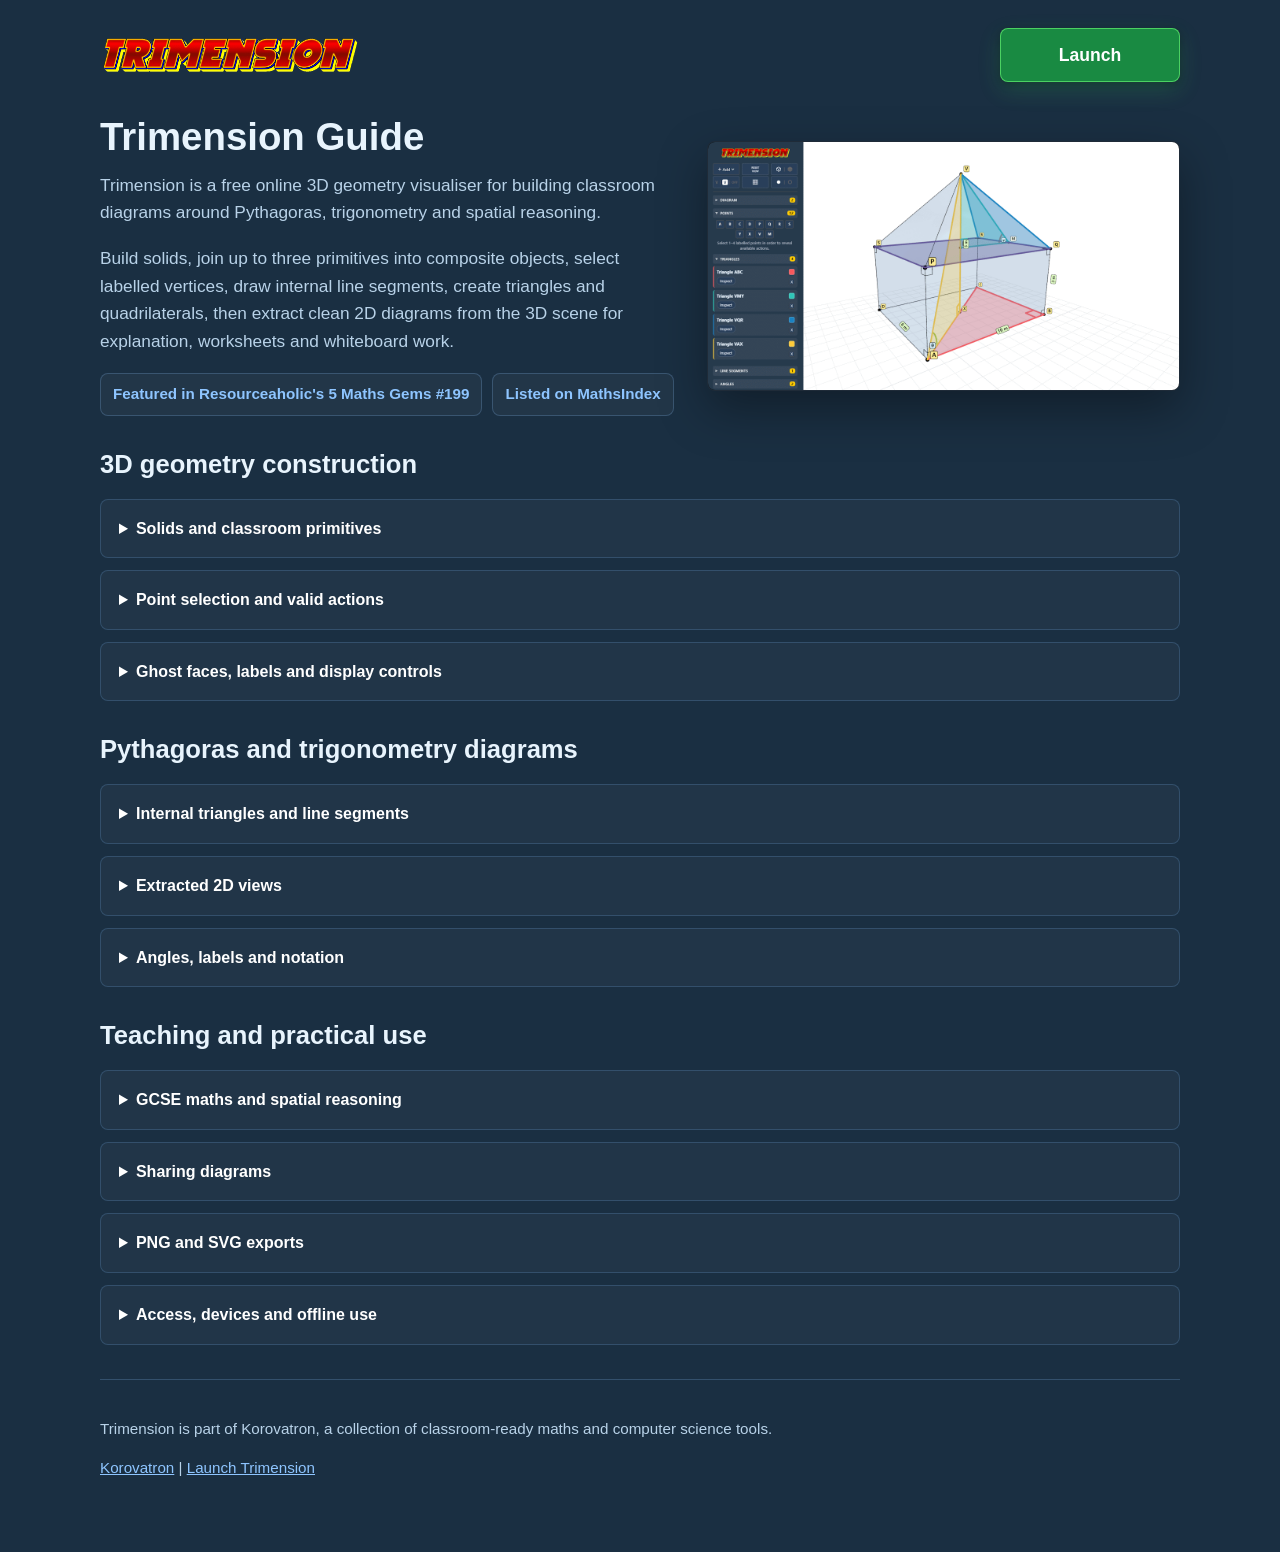
<file: guide.html>
<!DOCTYPE html>
<html lang="en-GB">
<head>
    <meta charset="UTF-8">
    <meta name="viewport" content="width=device-width, initial-scale=1.0, viewport-fit=cover">
    <meta name="theme-color" content="#1A2F42">
    <meta name="apple-mobile-web-app-status-bar-style" content="black-translucent">
    <title>Trimension Guide | 3D Geometry, Pythagoras &amp; Trigonometry Tool</title>
    <meta name="description" content="Explore Trimension's 3D geometry features for Pythagoras and trigonometry: build solids, select points, draw internal triangles, extract 2D diagrams, and export classroom-ready images.">
    <meta name="robots" content="index, follow, max-image-preview:large, max-snippet:-1">
    <link rel="icon" type="image/svg+xml" href="images/favicon-cube.svg">
    <link rel="apple-touch-icon" href="images/trimensionIcon-512.png">
    <link rel="canonical" href="https://www.korovatron.co.uk/trimension/guide.html">

    <meta property="og:type" content="article">
    <meta property="og:title" content="Trimension Guide | 3D Geometry, Pythagoras &amp; Trigonometry Tool">
    <meta property="og:description" content="Explore Trimension's 3D geometry features for Pythagoras and trigonometry: build solids, select points, draw internal triangles, extract 2D diagrams, and export classroom-ready images.">
    <meta property="og:url" content="https://www.korovatron.co.uk/trimension/guide.html">
    <meta property="og:image" content="https://www.korovatron.co.uk/trimension/images/screenshot.png">
    <meta property="og:image:width" content="1200">
    <meta property="og:image:height" content="630">
    <meta property="og:image:type" content="image/png">
    <meta property="og:image:alt" content="Trimension 3D Maths Diagram Tool interface screenshot">
    <meta property="og:locale" content="en_GB">
    <meta property="og:site_name" content="Korovatron">
    <meta name="twitter:card" content="summary_large_image">
    <meta name="twitter:title" content="Trimension Guide | 3D Geometry, Pythagoras &amp; Trigonometry Tool">
    <meta name="twitter:description" content="Explore Trimension's 3D geometry features for Pythagoras and trigonometry: build solids, select points, draw internal triangles, extract 2D diagrams, and export classroom-ready images.">
    <meta name="twitter:image" content="https://www.korovatron.co.uk/trimension/images/screenshot.png">
    <meta name="twitter:image:alt" content="Trimension 3D Maths Diagram Tool interface screenshot">

    <script type="application/ld+json">
    {
        "@context": "https://schema.org",
        "@graph": [
            {
                "@type": "BreadcrumbList",
                "@id": "https://www.korovatron.co.uk/trimension/guide.html#breadcrumb",
                "itemListElement": [
                    {
                        "@type": "ListItem",
                        "position": 1,
                        "name": "Korovatron",
                        "item": "https://www.korovatron.co.uk/"
                    },
                    {
                        "@type": "ListItem",
                        "position": 2,
                        "name": "Trimension",
                        "item": "https://www.korovatron.co.uk/trimension/"
                    },
                    {
                        "@type": "ListItem",
                        "position": 3,
                        "name": "Guide",
                        "item": "https://www.korovatron.co.uk/trimension/guide.html"
                    }
                ]
            },
            {
                "@type": "ItemPage",
                "@id": "https://www.korovatron.co.uk/trimension/guide.html#webpage",
                "name": "Trimension 3D Geometry Tool Guide & Specifications",
                "description": "Comprehensive guide to Trimension, including 3D solid construction, point selection, internal line segments, triangle extraction, SVG and PNG export, and shareable classroom diagrams.",
                "url": "https://www.korovatron.co.uk/trimension/guide.html",
                "inLanguage": "en-GB",
                "mainEntity": {
                    "@id": "https://www.korovatron.co.uk/trimension/#webapplication"
                },
                "author": {
                    "@type": "Person",
                    "name": "Neil Kendall",
                    "url": "https://www.korovatron.co.uk"
                },
                "publisher": {
                    "@id": "https://www.korovatron.co.uk/#organization"
                },
                "breadcrumb": {
                    "@id": "https://www.korovatron.co.uk/trimension/guide.html#breadcrumb"
                }
            }
        ]
    }
    </script>

    <style>
        :root {
            --page-bg: #1A2F42;
            --panel-bg: #1A2F42;
            --panel-strong: #213B55;
            --text-primary: #E8F4FD;
            --text-secondary: #B8D2E8;
            --accent: #4A90E2;
            --accent-bright: #8EC5FF;
            --border: rgba(142, 197, 255, 0.22);
            --shadow: rgba(0, 0, 0, 0.35);
        }

        * {
            box-sizing: border-box;
        }

        html {
            background: var(--page-bg);
        }

        body {
            margin: 0;
            min-height: 100vh;
            font-family: "Segoe UI", Tahoma, Geneva, Verdana, sans-serif;
            background: var(--page-bg);
            color: var(--text-primary);
            line-height: 1.6;
        }

        a {
            color: var(--accent-bright);
        }

        a:hover {
            color: #C7E5FF;
        }

        .page-shell {
            width: min(1080px, calc(100% - 32px));
            margin: 0 auto;
            padding: 28px 0 56px;
        }

        @media (display-mode: standalone), (display-mode: fullscreen) {
            .page-shell {
                padding-top: calc(28px + env(safe-area-inset-top, 0px));
            }
        }

        .top-nav {
            display: flex;
            align-items: center;
            justify-content: space-between;
            gap: 16px;
            margin-bottom: 34px;
        }

        .brand-link {
            display: inline-flex;
            align-items: center;
            gap: 12px;
            text-decoration: none;
            color: var(--text-primary);
            font-weight: 700;
        }

        .brand-link img {
            width: 260px;
            max-width: 68vw;
            height: auto;
        }

        .launch-link {
            display: inline-flex;
            align-items: center;
            justify-content: center;
            min-width: 180px;
            padding: 12px 30px;
            border: 1px solid rgba(82, 218, 103, 0.9);
            border-radius: 8px;
            background: #198A42;
            color: #FFFFFF;
            text-decoration: none;
            font-size: 1.1em;
            font-weight: 800;
            box-shadow: 0 8px 22px rgba(53, 224, 88, 0.18), 0 2px 8px rgba(0, 0, 0, 0.35);
            transition: transform 0.2s, filter 0.2s, box-shadow 0.2s;
        }

        .launch-link:hover {
            color: #FFFFFF;
            filter: brightness(1.05);
            transform: translateY(-1px);
            box-shadow: 0 10px 28px rgba(53, 224, 88, 0.28), 0 4px 12px rgba(0, 0, 0, 0.4);
        }

        .launch-link:active {
            filter: brightness(1.1);
        }

        .launch-link:focus-visible {
            outline: 3px solid rgba(255, 255, 255, 0.9);
            outline-offset: 3px;
        }

        .launch-link-short {
            display: none;
        }

        header {
            display: grid;
            grid-template-columns: minmax(0, 1.1fr) minmax(280px, 0.9fr);
            gap: 28px;
            align-items: center;
            margin-bottom: 28px;
        }

        .hero-copy h1 {
            margin: 0 0 14px;
            font-size: clamp(1.65rem, 3vw, 2.8rem);
            line-height: 1.08;
            letter-spacing: 0;
        }

        .hero-copy p {
            margin: 0 0 18px;
            color: var(--text-secondary);
            font-size: 1.08rem;
        }

        .featured-links {
            display: flex;
            flex-wrap: wrap;
            gap: 10px;
            margin-top: 2px;
        }

        .featured-link {
            display: inline-flex;
            align-items: center;
            gap: 8px;
            padding: 8px 12px;
            border: 1px solid var(--border);
            border-radius: 8px;
            background: rgba(255, 255, 255, 0.035);
            color: var(--accent-bright);
            text-decoration: none;
            font-size: 0.95rem;
            font-weight: 600;
        }

        .featured-link:hover {
            color: #C7E5FF;
            background: rgba(255, 255, 255, 0.06);
        }

        .hero-image {
            margin: 0;
            border: 1px solid var(--border);
            border-radius: 8px;
            overflow: hidden;
            background: #000;
            box-shadow: 0 18px 48px var(--shadow);
        }

        .hero-image img {
            display: block;
            width: 100%;
            height: auto;
        }

        .content-section {
            margin-bottom: 28px;
        }

        .content-section h2 {
            margin: 0 0 14px;
            font-size: clamp(1.35rem, 2vw, 1.8rem);
        }

        details {
            border: 1px solid var(--border);
            border-radius: 8px;
            background: rgba(26, 47, 66, 0.8);
            margin-bottom: 12px;
            overflow: hidden;
        }

        summary {
            cursor: pointer;
            padding: 16px 18px;
            font-weight: 700;
            color: #FFFFFF;
            background: rgba(255, 255, 255, 0.035);
        }

        details[open] summary {
            border-bottom: 1px solid var(--border);
        }

        .answer {
            padding: 16px 18px 18px;
            color: var(--text-secondary);
        }

        .answer p:first-child {
            margin-top: 0;
        }

        .answer p:last-child {
            margin-bottom: 0;
        }

        .feature-list {
            margin: 12px 0 0;
            padding-left: 20px;
        }

        .feature-list li {
            margin: 6px 0;
        }

        footer {
            margin-top: 34px;
            padding-top: 22px;
            border-top: 1px solid var(--border);
            color: var(--text-secondary);
            font-size: 0.95rem;
        }

        @media (max-width: 820px) {
            header {
                grid-template-columns: 1fr;
            }

            .top-nav {
                gap: 10px;
            }

            .brand-link img {
                width: 220px;
                max-width: 52vw;
            }

            .launch-link {
                min-width: 0;
                padding: 10px 16px;
                white-space: nowrap;
            }
        }

        @media (max-width: 420px) {
            .brand-link img {
                max-width: 50vw;
            }

            .launch-link {
                padding-inline: 14px;
            }

            .launch-link-long {
                display: none;
            }

            .launch-link-short {
                display: inline;
            }
        }
    </style>
</head>
<body>
    <div class="page-shell">
        <nav class="top-nav" aria-label="Page navigation">
            <a class="brand-link" href="./" aria-label="Return to Trimension">
                <img src="images/titleLogo.png" alt="Trimension">
            </a>
            <a class="launch-link" href="./" aria-label="Launch Trimension 3D geometry tool"><span class="launch-link-long">Launch</span><span class="launch-link-short">Launch</span></a>
        </nav>

        <header>
            <div class="hero-copy">
                <h1>Trimension Guide</h1>
                <p>Trimension is a free online 3D geometry visualiser for building classroom diagrams around Pythagoras, trigonometry and spatial reasoning.</p>
                <p>Build solids, join up to three primitives into composite objects, select labelled vertices, draw internal line segments, create triangles and quadrilaterals, then extract clean 2D diagrams from the 3D scene for explanation, worksheets and whiteboard work.</p>
                <div class="featured-links" aria-label="External mentions of Trimension">
                    <a class="featured-link" href="https://www.resourceaholic.com/2026/06/5-math-gems-199.html" rel="noopener" target="_blank">Featured in Resourceaholic's 5 Maths Gems #199</a>
                    <a class="featured-link" href="https://mathsindex.uk/geometry/trimension" rel="noopener" target="_blank">Listed on MathsIndex</a>
                </div>
            </div>
            <figure class="hero-image">
                <img src="images/screenshot.png" alt="Trimension showing a 3D geometry construction with labelled points and controls">
            </figure>
        </header>

        <main>
            <section class="content-section" id="construction">
                <h2>3D geometry construction</h2>
                <details>
                    <summary>Solids and classroom primitives</summary>
                    <div class="answer">
                        <p>Trimension can place common 3D shapes including cuboids, triangular prisms, rectangular pyramids, tetrahedra, spheres, hemispheres, cylinders and cones.</p>
                        <p>Primitive dimensions can be adjusted, and up to three primitives can be joined together. For example, a cuboid plus a rectangular pyramid can make a simple house object for compound 3D geometry examples.</p>
                    </div>
                </details>
                <details>
                    <summary>Point selection and valid actions</summary>
                    <div class="answer">
                        <p>Select points in order from the Points panel. Trimension offers context-aware actions for valid selections, such as creating line segments, triangles, quadrilaterals, angle markers and custom labels.</p>
                        <p>This keeps the focus on the geometry: students can see which points define the object being discussed, and teachers can build the construction step by step.</p>
                    </div>
                </details>
                <details>
                    <summary>Ghost faces, labels and display controls</summary>
                    <div class="answer">
                        <p>Display controls make it possible to show or hide point markers, label styles, ghost faces and individual created objects. This helps simplify a diagram once the important triangle or plane has been identified.</p>
                    </div>
                </details>
            </section>

            <section class="content-section" id="analysis">
                <h2>Pythagoras and trigonometry diagrams</h2>
                <details>
                    <summary>Internal triangles and line segments</summary>
                    <div class="answer">
                        <p>Trimension is designed for questions where the useful right-angled triangle is hidden inside a 3D shape. You can draw construction lines between vertices, mark key triangular faces, and isolate the distances involved in the calculation.</p>
                    </div>
                </details>
                <details>
                    <summary>Extracted 2D views</summary>
                    <div class="answer">
                        <p>The Inspect action opens a clean extracted 2D view of selected triangles and quadrilaterals. This makes the transition from 3D spatial reasoning to a solvable 2D Pythagoras or trigonometry diagram explicit.</p>
                        <p>Extracted diagrams can be rotated or flipped, keeping the same labels while making the shape easier to read on screen or in a worksheet.</p>
                    </div>
                </details>
                <details>
                    <summary>Angles, labels and notation</summary>
                    <div class="answer">
                        <p>Angles and labels can be added to support conventional notation. For example, ABC means the angle at B, and custom labels can be used for side lengths, unknowns, angle values or lesson-specific annotations.</p>
                    </div>
                </details>
            </section>

            <section class="content-section" id="classroom">
                <h2>Teaching and practical use</h2>
                <details>
                    <summary>GCSE maths and spatial reasoning</summary>
                    <div class="answer">
                        <p>Trimension is built for GCSE maths lessons, revision tasks and classroom explanation where students need to identify the correct triangle inside a 3D object before applying Pythagoras or trigonometry.</p>
                        <p>It is useful for modelling the thinking process: choose a solid, locate points, create the relevant internal triangle, then extract the 2D view students can solve.</p>
                    </div>
                </details>
                <details>
                    <summary>Sharing diagrams</summary>
                    <div class="answer">
                        <p>Share URL encodes the full diagram into a link, including solids, labels, construction objects and view state. Shared links can be bookmarked, placed in lesson resources or sent to students.</p>
                    </div>
                </details>
                <details>
                    <summary>PNG and SVG exports</summary>
                    <div class="answer">
                        <p>Trimension can export the current view as PNG for slides and documents, or as SVG for crisp scalable worksheet diagrams. SVG exports preserve labels as editable text in tools that support vector editing.</p>
                    </div>
                </details>
                <details>
                    <summary>Access, devices and offline use</summary>
                    <div class="answer">
                        <p>Trimension runs in a web browser on desktop, tablet and mobile devices. It includes mouse, keyboard and touch controls for rotating, panning and zooming the 3D view.</p>
                        <p>On supported devices, Trimension can also be installed as a Progressive Web App. Once cached, it can continue to open and run without a network connection.</p>
                    </div>
                </details>
            </section>
        </main>

        <footer>
            <p>Trimension is part of Korovatron, a collection of classroom-ready maths and computer science tools.</p>
            <p><a href="https://www.korovatron.co.uk/">Korovatron</a> | <a href="./">Launch Trimension</a></p>
        </footer>
    </div>
</body>
</html>
</file>
